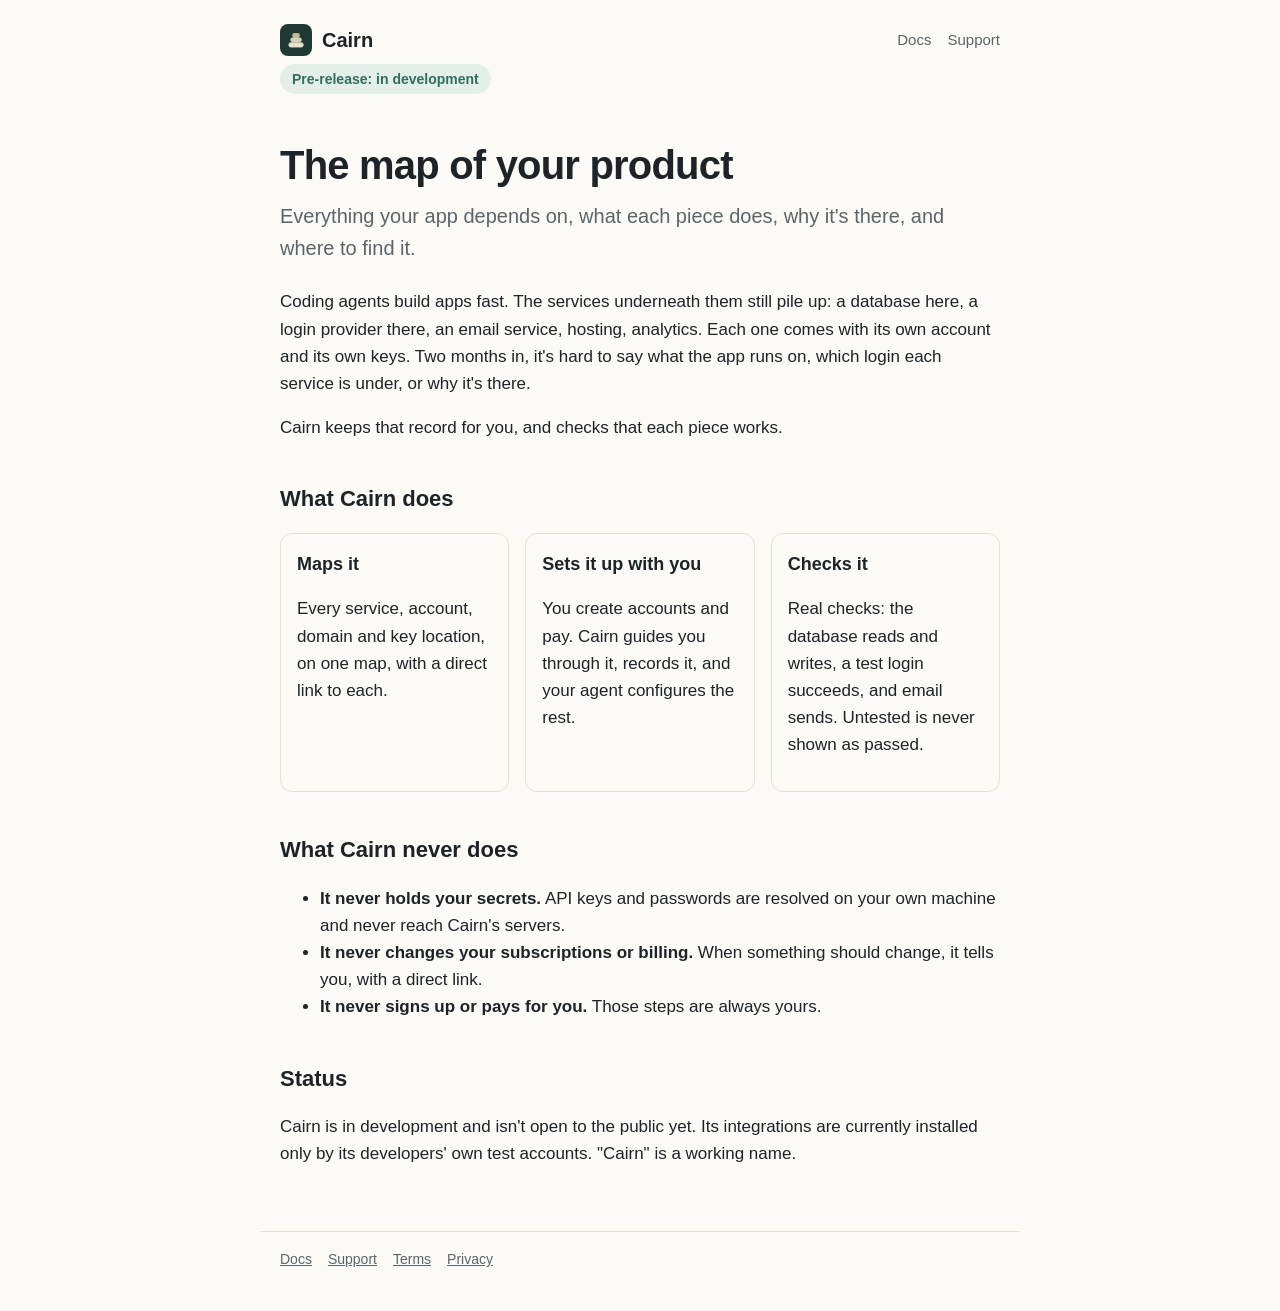
<file: index.html>
<!doctype html>
<html lang="en">
<head>
	<meta charset="utf-8">
	<meta name="viewport" content="width=device-width, initial-scale=1">
	<title>Cairn: the map of your product</title>
	<meta name="description" content="Cairn records, sets up and checks the services an app depends on, and shows them all on one map.">
	<link rel="icon" href="/assets/logo.png">
	<link rel="stylesheet" href="/assets/site.css">
</head>
<body>
	<header>
		<a class="brand" href="/"><img src="/assets/logo.png" alt="">Cairn</a>
		<nav><a href="/docs/vercel.html">Docs</a><a href="/support.html">Support</a></nav>
	</header>
	<main>
		<span class="status">Pre-release: in development</span>
		<h1>The map of your product</h1>
		<p class="lead">Everything your app depends on, what each piece does, why it's there, and where to find it.</p>

		<p>Coding agents build apps fast. The services underneath them still pile up: a database here, a login provider there, an email service, hosting, analytics. Each one comes with its own account and its own keys. Two months in, it's hard to say what the app runs on, which login each service is under, or why it's there.</p>
		<p>Cairn keeps that record for you, and checks that each piece works.</p>

		<h2>What Cairn does</h2>
		<div class="grid">
			<div class="card"><h3>Maps it</h3><p>Every service, account, domain and key location, on one map, with a direct link to each.</p></div>
			<div class="card"><h3>Sets it up with you</h3><p>You create accounts and pay. Cairn guides you through it, records it, and your agent configures the rest.</p></div>
			<div class="card"><h3>Checks it</h3><p>Real checks: the database reads and writes, a test login succeeds, and email sends. Untested is never shown as passed.</p></div>
		</div>

		<h2>What Cairn never does</h2>
		<ul>
			<li><strong>It never holds your secrets.</strong> API keys and passwords are resolved on your own machine and never reach Cairn's servers.</li>
			<li><strong>It never changes your subscriptions or billing.</strong> When something should change, it tells you, with a direct link.</li>
			<li><strong>It never signs up or pays for you.</strong> Those steps are always yours.</li>
		</ul>

		<h2>Status</h2>
		<p>Cairn is in development and isn't open to the public yet. Its integrations are currently installed only by its developers' own test accounts. "Cairn" is a working name.</p>
	</main>
	<footer>
		<a href="/docs/vercel.html">Docs</a><a href="/support.html">Support</a><a href="/terms.html">Terms</a><a href="/privacy.html">Privacy</a>
	</footer>
</body>
</html>
</file>
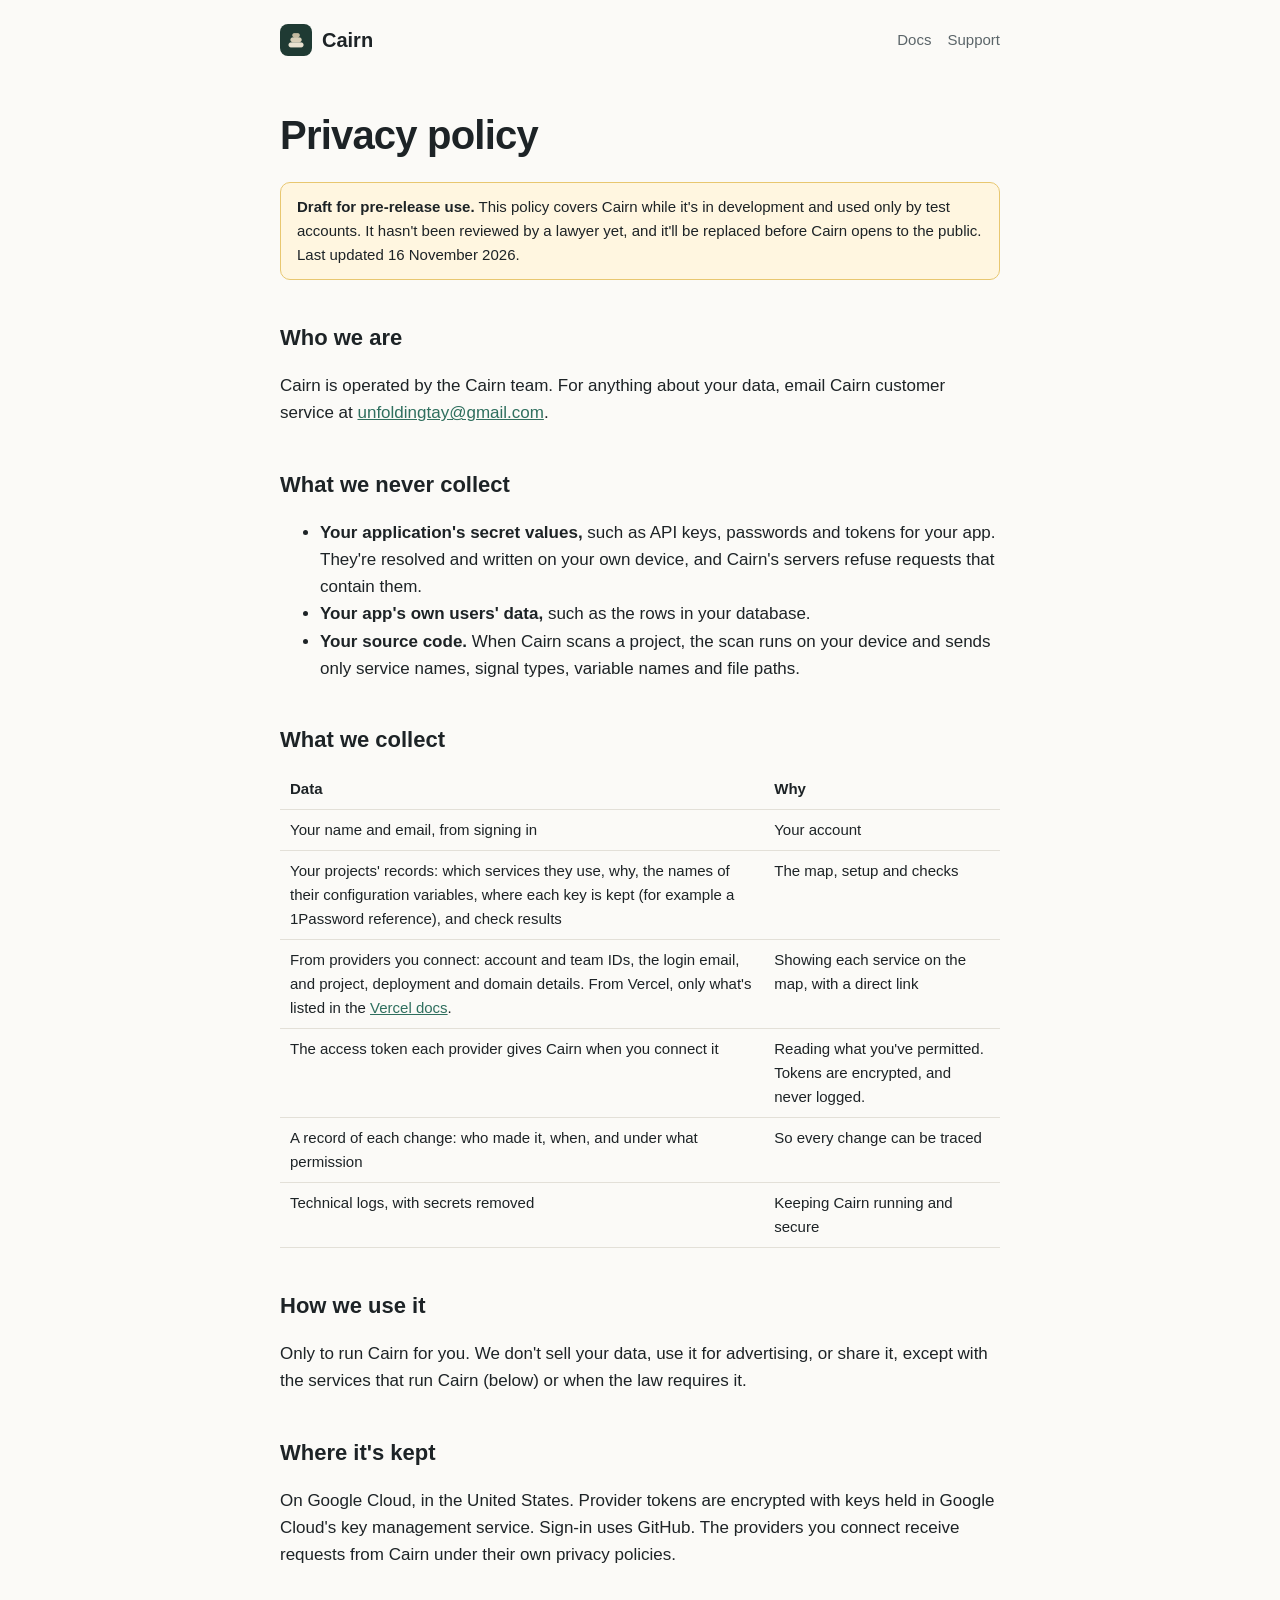
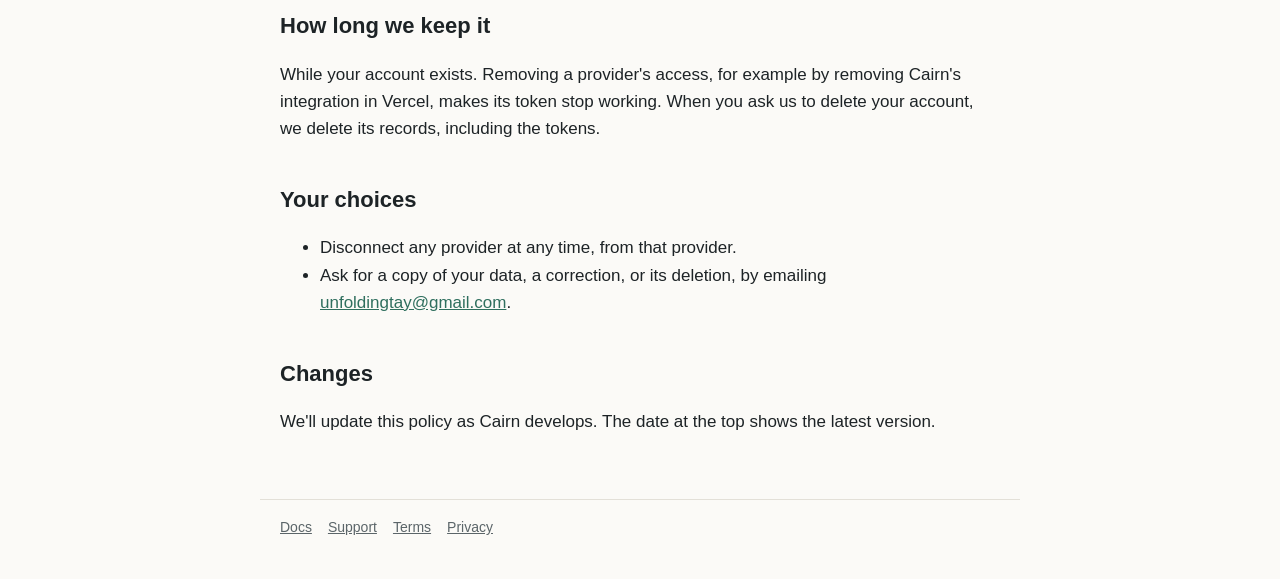
<file: privacy.html>
<!doctype html>
<html lang="en">
<head>
	<meta charset="utf-8">
	<meta name="viewport" content="width=device-width, initial-scale=1">
	<title>Cairn privacy policy (draft)</title>
	<link rel="icon" href="/assets/logo.png">
	<link rel="stylesheet" href="/assets/site.css">
</head>
<body>
	<header>
		<a class="brand" href="/"><img src="/assets/logo.png" alt="">Cairn</a>
		<nav><a href="/docs/vercel.html">Docs</a><a href="/support.html">Support</a></nav>
	</header>
	<main>
		<h1>Privacy policy</h1>
		<p class="draft"><strong>Draft for pre-release use.</strong> This policy covers Cairn while it's in development and used only by test accounts. It hasn't been reviewed by a lawyer yet, and it'll be replaced before Cairn opens to the public. Last updated 16 November 2026.</p>

		<h2>Who we are</h2>
		<p>Cairn is operated by the Cairn team. For anything about your data, email Cairn customer service at <a href="mailto:unfoldingtay@gmail.com">unfoldingtay@gmail.com</a>.</p>

		<h2>What we never collect</h2>
		<ul>
			<li><strong>Your application's secret values,</strong> such as API keys, passwords and tokens for your app. They're resolved and written on your own device, and Cairn's servers refuse requests that contain them.</li>
			<li><strong>Your app's own users' data,</strong> such as the rows in your database.</li>
			<li><strong>Your source code.</strong> When Cairn scans a project, the scan runs on your device and sends only service names, signal types, variable names and file paths.</li>
		</ul>

		<h2>What we collect</h2>
		<table>
			<thead><tr><th>Data</th><th>Why</th></tr></thead>
			<tbody>
				<tr><td>Your name and email, from signing in</td><td>Your account</td></tr>
				<tr><td>Your projects' records: which services they use, why, the names of their configuration variables, where each key is kept (for example a 1Password reference), and check results</td><td>The map, setup and checks</td></tr>
				<tr><td>From providers you connect: account and team IDs, the login email, and project, deployment and domain details. From Vercel, only what's listed in the <a href="/docs/vercel.html">Vercel docs</a>.</td><td>Showing each service on the map, with a direct link</td></tr>
				<tr><td>The access token each provider gives Cairn when you connect it</td><td>Reading what you've permitted. Tokens are encrypted, and never logged.</td></tr>
				<tr><td>A record of each change: who made it, when, and under what permission</td><td>So every change can be traced</td></tr>
				<tr><td>Technical logs, with secrets removed</td><td>Keeping Cairn running and secure</td></tr>
			</tbody>
		</table>

		<h2>How we use it</h2>
		<p>Only to run Cairn for you. We don't sell your data, use it for advertising, or share it, except with the services that run Cairn (below) or when the law requires it.</p>

		<h2>Where it's kept</h2>
		<p>On Google Cloud, in the United States. Provider tokens are encrypted with keys held in Google Cloud's key management service. Sign-in uses GitHub. The providers you connect receive requests from Cairn under their own privacy policies.</p>

		<h2>How long we keep it</h2>
		<p>While your account exists. Removing a provider's access, for example by removing Cairn's integration in Vercel, makes its token stop working. When you ask us to delete your account, we delete its records, including the tokens.</p>

		<h2>Your choices</h2>
		<ul>
			<li>Disconnect any provider at any time, from that provider.</li>
			<li>Ask for a copy of your data, a correction, or its deletion, by emailing <a href="mailto:unfoldingtay@gmail.com">unfoldingtay@gmail.com</a>.</li>
		</ul>

		<h2>Changes</h2>
		<p>We'll update this policy as Cairn develops. The date at the top shows the latest version.</p>
	</main>
	<footer>
		<a href="/docs/vercel.html">Docs</a><a href="/support.html">Support</a><a href="/terms.html">Terms</a><a href="/privacy.html">Privacy</a>
	</footer>
</body>
</html>
</file>
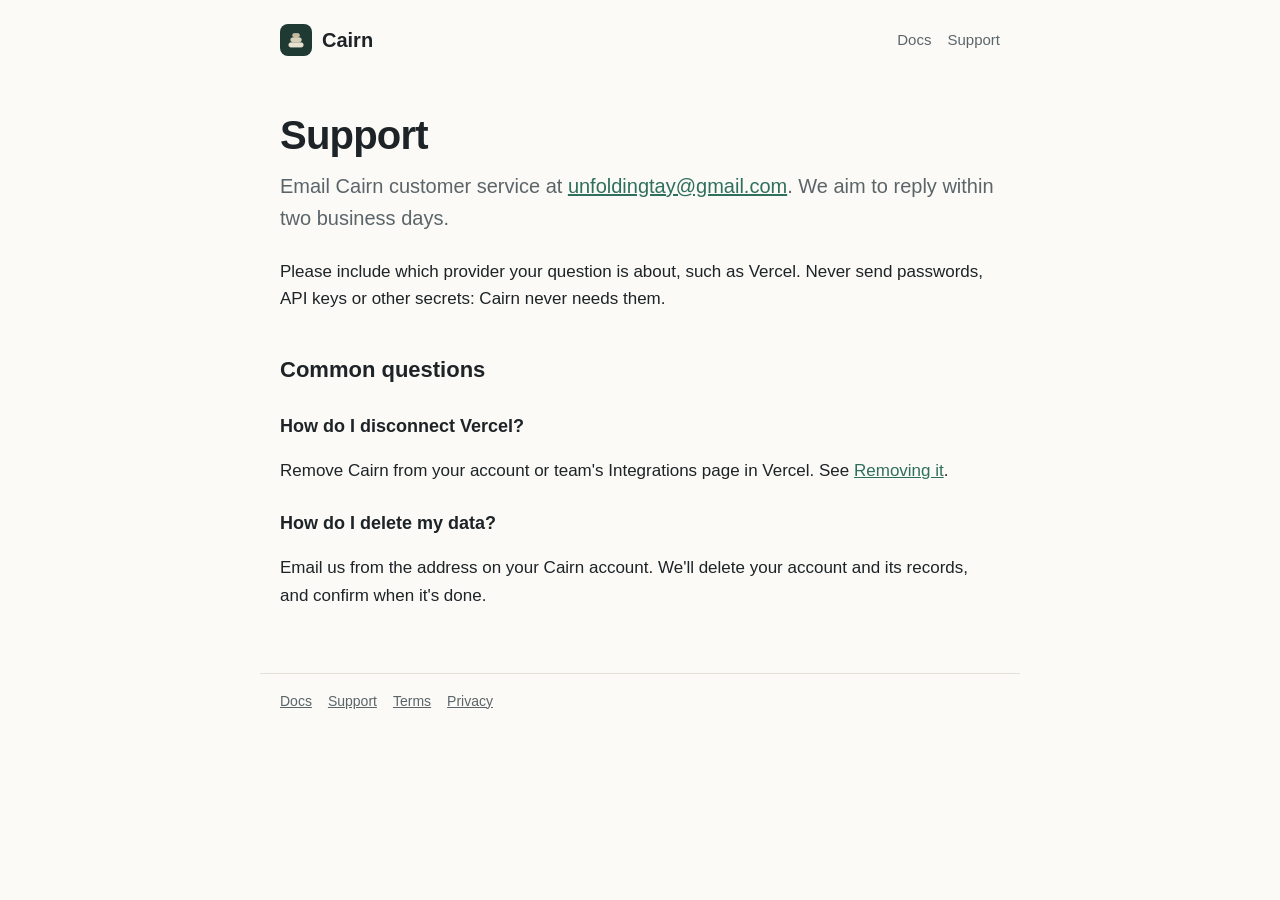
<file: support.html>
<!doctype html>
<html lang="en">
<head>
	<meta charset="utf-8">
	<meta name="viewport" content="width=device-width, initial-scale=1">
	<title>Cairn support</title>
	<link rel="icon" href="/assets/logo.png">
	<link rel="stylesheet" href="/assets/site.css">
</head>
<body>
	<header>
		<a class="brand" href="/"><img src="/assets/logo.png" alt="">Cairn</a>
		<nav><a href="/docs/vercel.html">Docs</a><a href="/support.html">Support</a></nav>
	</header>
	<main>
		<h1>Support</h1>
		<p class="lead">Email Cairn customer service at <a href="mailto:unfoldingtay@gmail.com">unfoldingtay@gmail.com</a>. We aim to reply within two business days.</p>
		<p>Please include which provider your question is about, such as Vercel. Never send passwords, API keys or other secrets: Cairn never needs them.</p>
		<h2>Common questions</h2>
		<h3>How do I disconnect Vercel?</h3>
		<p>Remove Cairn from your account or team's Integrations page in Vercel. See <a href="/docs/vercel.html#removing-it">Removing it</a>.</p>
		<h3>How do I delete my data?</h3>
		<p>Email us from the address on your Cairn account. We'll delete your account and its records, and confirm when it's done.</p>
	</main>
	<footer>
		<a href="/docs/vercel.html">Docs</a><a href="/support.html">Support</a><a href="/terms.html">Terms</a><a href="/privacy.html">Privacy</a>
	</footer>
</body>
</html>
</file>
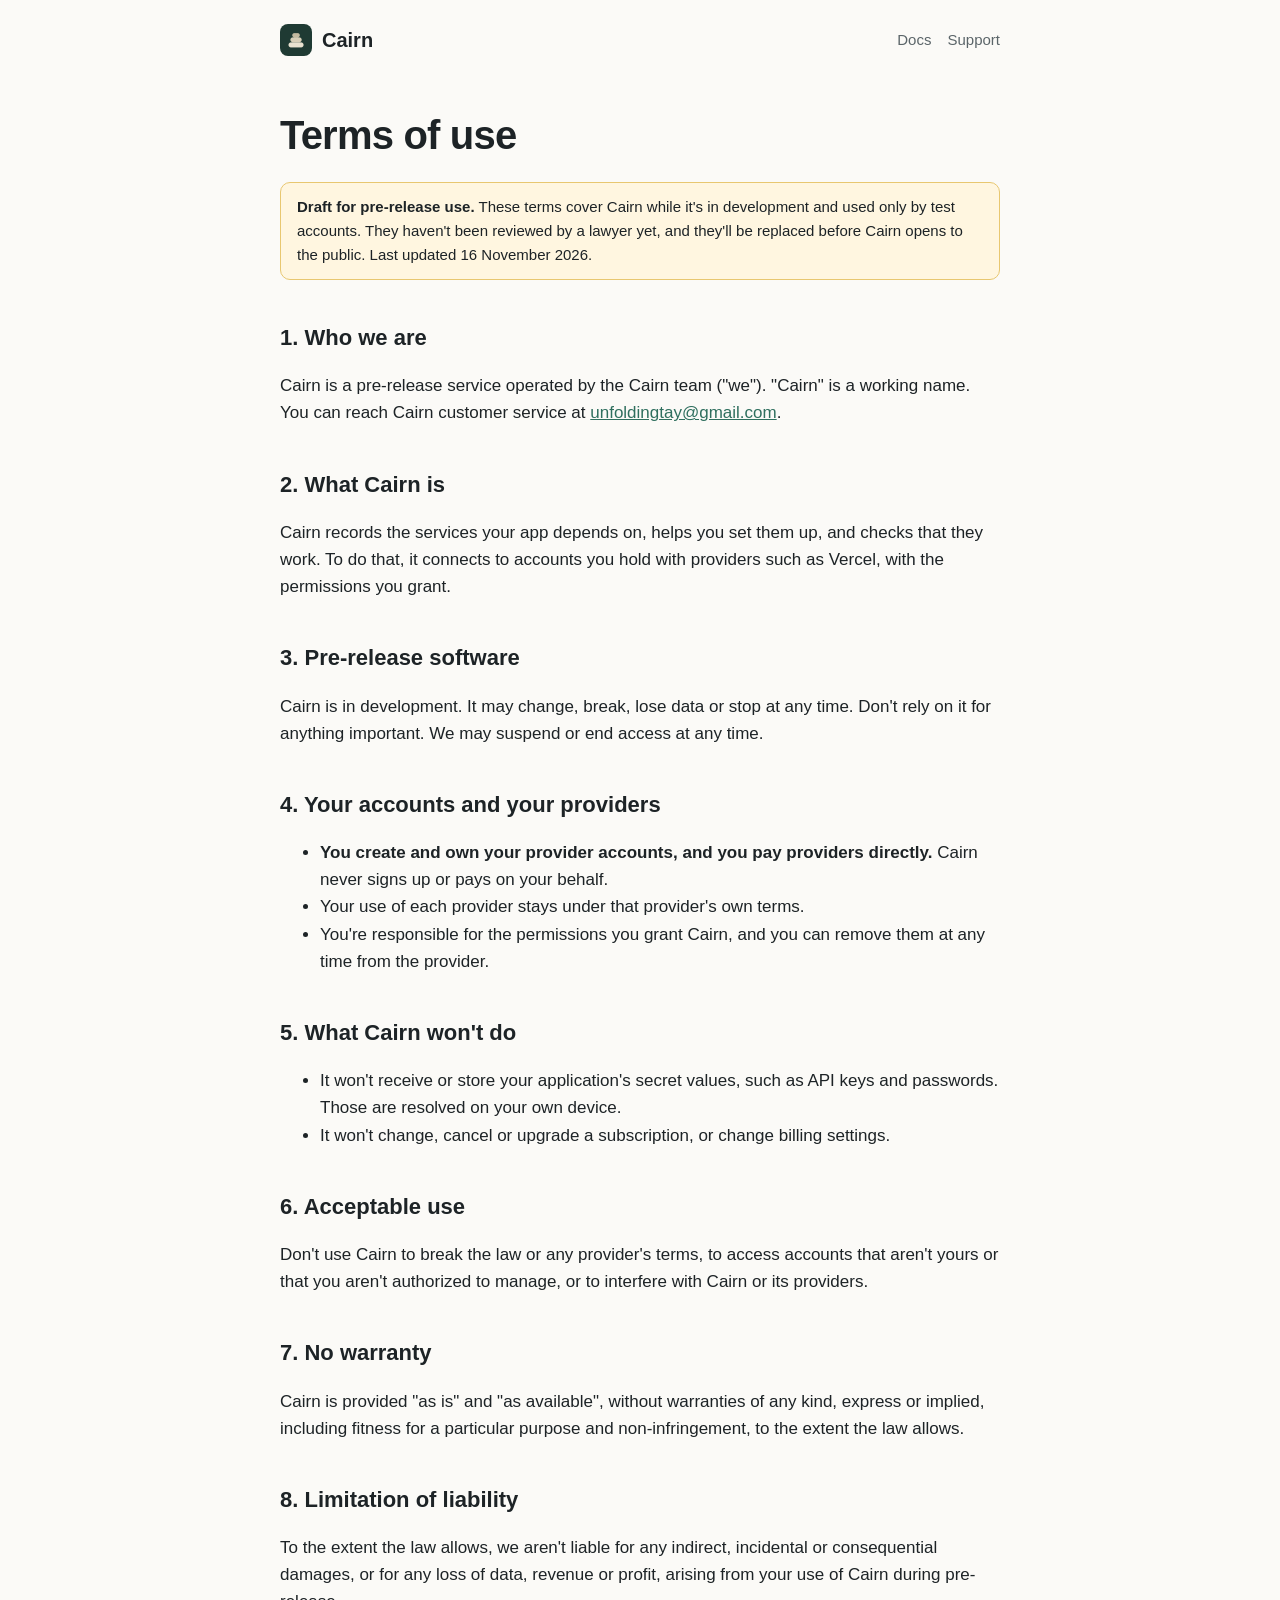
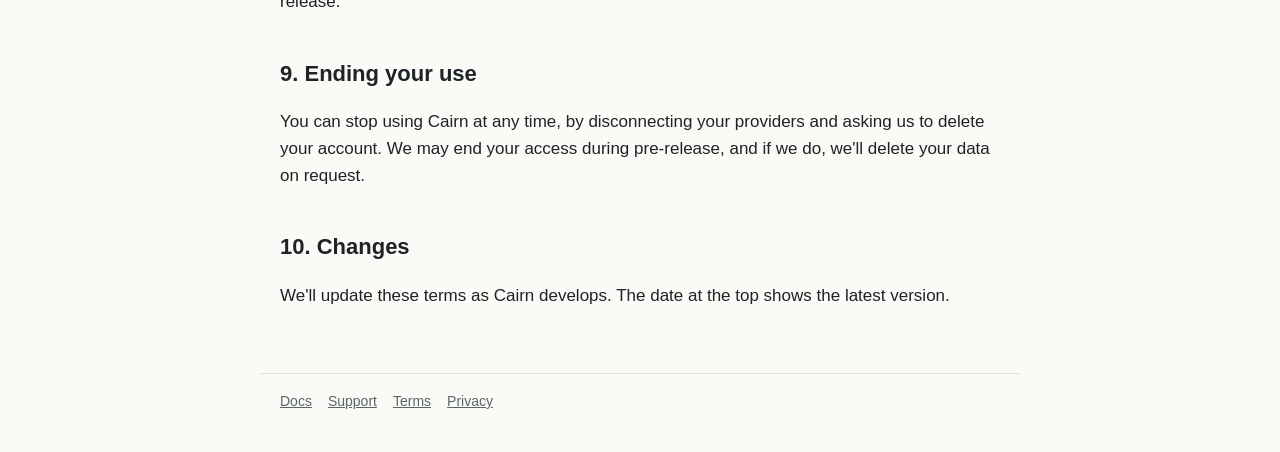
<file: terms.html>
<!doctype html>
<html lang="en">
<head>
	<meta charset="utf-8">
	<meta name="viewport" content="width=device-width, initial-scale=1">
	<title>Cairn terms of use (draft)</title>
	<link rel="icon" href="/assets/logo.png">
	<link rel="stylesheet" href="/assets/site.css">
</head>
<body>
	<header>
		<a class="brand" href="/"><img src="/assets/logo.png" alt="">Cairn</a>
		<nav><a href="/docs/vercel.html">Docs</a><a href="/support.html">Support</a></nav>
	</header>
	<main>
		<h1>Terms of use</h1>
		<p class="draft"><strong>Draft for pre-release use.</strong> These terms cover Cairn while it's in development and used only by test accounts. They haven't been reviewed by a lawyer yet, and they'll be replaced before Cairn opens to the public. Last updated 16 November 2026.</p>

		<h2>1. Who we are</h2>
		<p>Cairn is a pre-release service operated by the Cairn team ("we"). "Cairn" is a working name. You can reach Cairn customer service at <a href="mailto:unfoldingtay@gmail.com">unfoldingtay@gmail.com</a>.</p>

		<h2>2. What Cairn is</h2>
		<p>Cairn records the services your app depends on, helps you set them up, and checks that they work. To do that, it connects to accounts you hold with providers such as Vercel, with the permissions you grant.</p>

		<h2>3. Pre-release software</h2>
		<p>Cairn is in development. It may change, break, lose data or stop at any time. Don't rely on it for anything important. We may suspend or end access at any time.</p>

		<h2>4. Your accounts and your providers</h2>
		<ul>
			<li><strong>You create and own your provider accounts, and you pay providers directly.</strong> Cairn never signs up or pays on your behalf.</li>
			<li>Your use of each provider stays under that provider's own terms.</li>
			<li>You're responsible for the permissions you grant Cairn, and you can remove them at any time from the provider.</li>
		</ul>

		<h2>5. What Cairn won't do</h2>
		<ul>
			<li>It won't receive or store your application's secret values, such as API keys and passwords. Those are resolved on your own device.</li>
			<li>It won't change, cancel or upgrade a subscription, or change billing settings.</li>
		</ul>

		<h2>6. Acceptable use</h2>
		<p>Don't use Cairn to break the law or any provider's terms, to access accounts that aren't yours or that you aren't authorized to manage, or to interfere with Cairn or its providers.</p>

		<h2>7. No warranty</h2>
		<p>Cairn is provided "as is" and "as available", without warranties of any kind, express or implied, including fitness for a particular purpose and non-infringement, to the extent the law allows.</p>

		<h2>8. Limitation of liability</h2>
		<p>To the extent the law allows, we aren't liable for any indirect, incidental or consequential damages, or for any loss of data, revenue or profit, arising from your use of Cairn during pre-release.</p>

		<h2>9. Ending your use</h2>
		<p>You can stop using Cairn at any time, by disconnecting your providers and asking us to delete your account. We may end your access during pre-release, and if we do, we'll delete your data on request.</p>

		<h2>10. Changes</h2>
		<p>We'll update these terms as Cairn develops. The date at the top shows the latest version.</p>
	</main>
	<footer>
		<a href="/docs/vercel.html">Docs</a><a href="/support.html">Support</a><a href="/terms.html">Terms</a><a href="/privacy.html">Privacy</a>
	</footer>
</body>
</html>
</file>
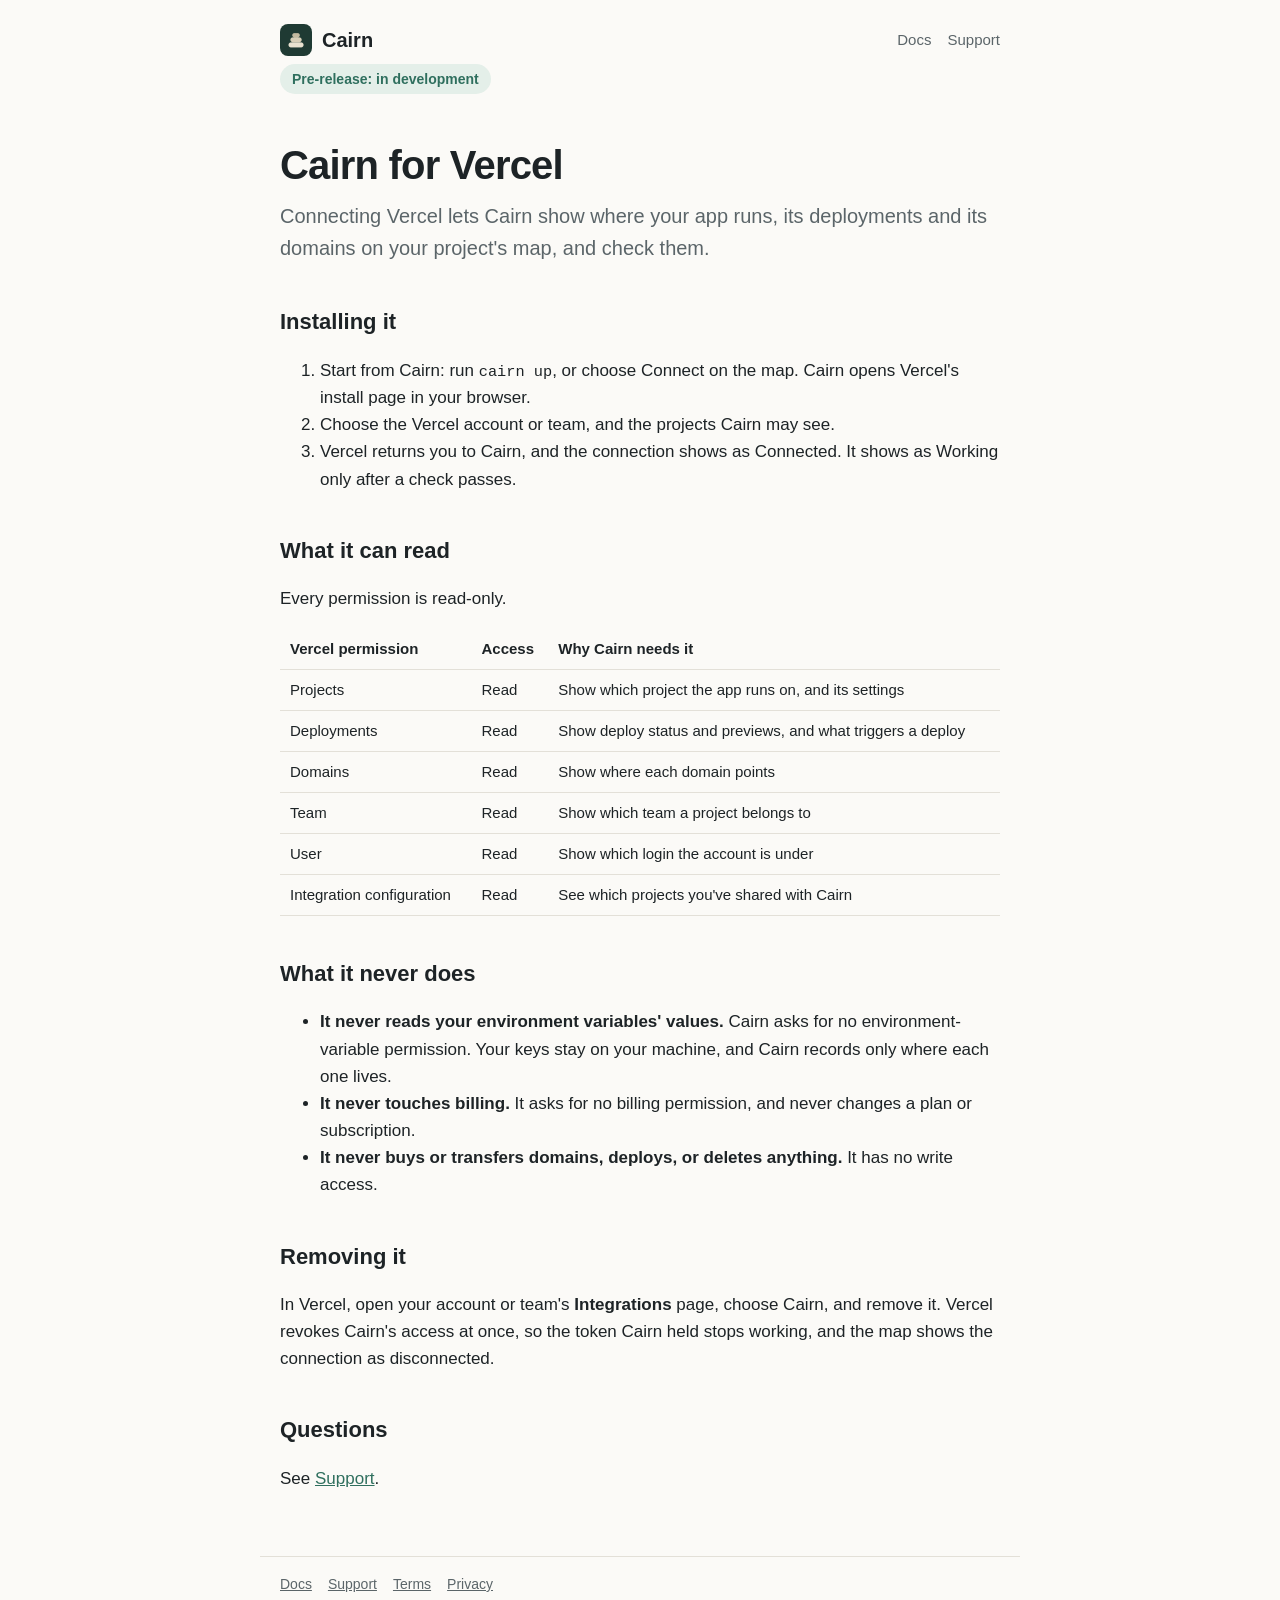
<file: docs/vercel.html>
<!doctype html>
<html lang="en">
<head>
	<meta charset="utf-8">
	<meta name="viewport" content="width=device-width, initial-scale=1">
	<title>Cairn for Vercel: documentation</title>
	<meta name="description" content="What Cairn's Vercel integration reads, what it never does, and how to remove it.">
	<link rel="icon" href="/assets/logo.png">
	<link rel="stylesheet" href="/assets/site.css">
</head>
<body>
	<header>
		<a class="brand" href="/"><img src="/assets/logo.png" alt="">Cairn</a>
		<nav><a href="/docs/vercel.html">Docs</a><a href="/support.html">Support</a></nav>
	</header>
	<main>
		<span class="status">Pre-release: in development</span>
		<h1>Cairn for Vercel</h1>
		<p class="lead">Connecting Vercel lets Cairn show where your app runs, its deployments and its domains on your project's map, and check them.</p>

		<h2>Installing it</h2>
		<ol>
			<li>Start from Cairn: run <code>cairn up</code>, or choose Connect on the map. Cairn opens Vercel's install page in your browser.</li>
			<li>Choose the Vercel account or team, and the projects Cairn may see.</li>
			<li>Vercel returns you to Cairn, and the connection shows as Connected. It shows as Working only after a check passes.</li>
		</ol>

		<h2>What it can read</h2>
		<p>Every permission is read-only.</p>
		<table>
			<thead><tr><th>Vercel permission</th><th>Access</th><th>Why Cairn needs it</th></tr></thead>
			<tbody>
				<tr><td>Projects</td><td>Read</td><td>Show which project the app runs on, and its settings</td></tr>
				<tr><td>Deployments</td><td>Read</td><td>Show deploy status and previews, and what triggers a deploy</td></tr>
				<tr><td>Domains</td><td>Read</td><td>Show where each domain points</td></tr>
				<tr><td>Team</td><td>Read</td><td>Show which team a project belongs to</td></tr>
				<tr><td>User</td><td>Read</td><td>Show which login the account is under</td></tr>
				<tr><td>Integration configuration</td><td>Read</td><td>See which projects you've shared with Cairn</td></tr>
			</tbody>
		</table>

		<h2>What it never does</h2>
		<ul>
			<li><strong>It never reads your environment variables' values.</strong> Cairn asks for no environment-variable permission. Your keys stay on your machine, and Cairn records only where each one lives.</li>
			<li><strong>It never touches billing.</strong> It asks for no billing permission, and never changes a plan or subscription.</li>
			<li><strong>It never buys or transfers domains, deploys, or deletes anything.</strong> It has no write access.</li>
		</ul>

		<h2 id="removing-it">Removing it</h2>
		<p>In Vercel, open your account or team's <strong>Integrations</strong> page, choose Cairn, and remove it. Vercel revokes Cairn's access at once, so the token Cairn held stops working, and the map shows the connection as disconnected.</p>

		<h2>Questions</h2>
		<p>See <a href="/support.html">Support</a>.</p>
	</main>
	<footer>
		<a href="/docs/vercel.html">Docs</a><a href="/support.html">Support</a><a href="/terms.html">Terms</a><a href="/privacy.html">Privacy</a>
	</footer>
</body>
</html>
</file>
<file: assets/site.css>
:root {
	--bg: #fbfaf7;
	--text: #1d2326;
	--muted: #5b6569;
	--line: #e3e0d8;
	--accent: #2f6f5e;
	--accent-soft: #e4efe9;
	--warn-bg: #fff6e0;
	--warn-line: #e8c770;
}

@media (prefers-color-scheme: dark) {
	:root {
		--bg: #15191b;
		--text: #e9ecec;
		--muted: #a3adb0;
		--line: #2c3437;
		--accent: #7cc4ad;
		--accent-soft: #1f2e29;
		--warn-bg: #2d2615;
		--warn-line: #8a7230;
	}
}

* {
	box-sizing: border-box;
}

body {
	margin: 0;
	background: var(--bg);
	color: var(--text);
	font: 17px/1.6 -apple-system, BlinkMacSystemFont, "Segoe UI", Helvetica, Arial, sans-serif;
}

main,
header,
footer {
	max-width: 760px;
	margin: 0 auto;
	padding: 0 20px;
}

header {
	display: flex;
	align-items: center;
	justify-content: space-between;
	gap: 16px;
	flex-wrap: wrap;
	padding-top: 24px;
	padding-bottom: 8px;
}

.brand {
	display: flex;
	align-items: center;
	gap: 10px;
	color: var(--text);
	text-decoration: none;
	font-weight: 700;
	font-size: 20px;
}

.brand img {
	width: 32px;
	height: 32px;
	border-radius: 8px;
}

nav a {
	color: var(--muted);
	text-decoration: none;
	margin-left: 16px;
	font-size: 15px;
}

nav a:hover,
nav a:focus {
	color: var(--accent);
}

h1 {
	font-size: 40px;
	line-height: 1.15;
	margin: 48px 0 12px;
	letter-spacing: -0.02em;
}

h2 {
	font-size: 22px;
	margin: 40px 0 8px;
}

h3 {
	font-size: 18px;
	margin: 24px 0 4px;
}

a {
	color: var(--accent);
}

.lead {
	font-size: 20px;
	color: var(--muted);
	margin: 0 0 24px;
}

.status {
	display: inline-block;
	background: var(--accent-soft);
	color: var(--accent);
	border-radius: 999px;
	padding: 4px 12px;
	font-size: 14px;
	font-weight: 600;
}

.draft {
	background: var(--warn-bg);
	border: 1px solid var(--warn-line);
	border-radius: 10px;
	padding: 12px 16px;
	margin: 24px 0;
	font-size: 15px;
}

.grid {
	display: grid;
	grid-template-columns: repeat(auto-fit, minmax(210px, 1fr));
	gap: 16px;
	margin: 16px 0;
}

.card {
	border: 1px solid var(--line);
	border-radius: 12px;
	padding: 16px;
}

.card h3 {
	margin-top: 0;
}

table {
	width: 100%;
	border-collapse: collapse;
	margin: 12px 0;
	font-size: 15px;
}

th,
td {
	text-align: left;
	padding: 8px 10px;
	border-bottom: 1px solid var(--line);
	vertical-align: top;
}

code {
	font-family: ui-monospace, SFMono-Regular, Menlo, monospace;
	font-size: 0.9em;
}

footer {
	margin-top: 64px;
	padding-top: 16px;
	padding-bottom: 40px;
	border-top: 1px solid var(--line);
	color: var(--muted);
	font-size: 14px;
}

footer a {
	color: var(--muted);
	margin-right: 16px;
}
</file>
